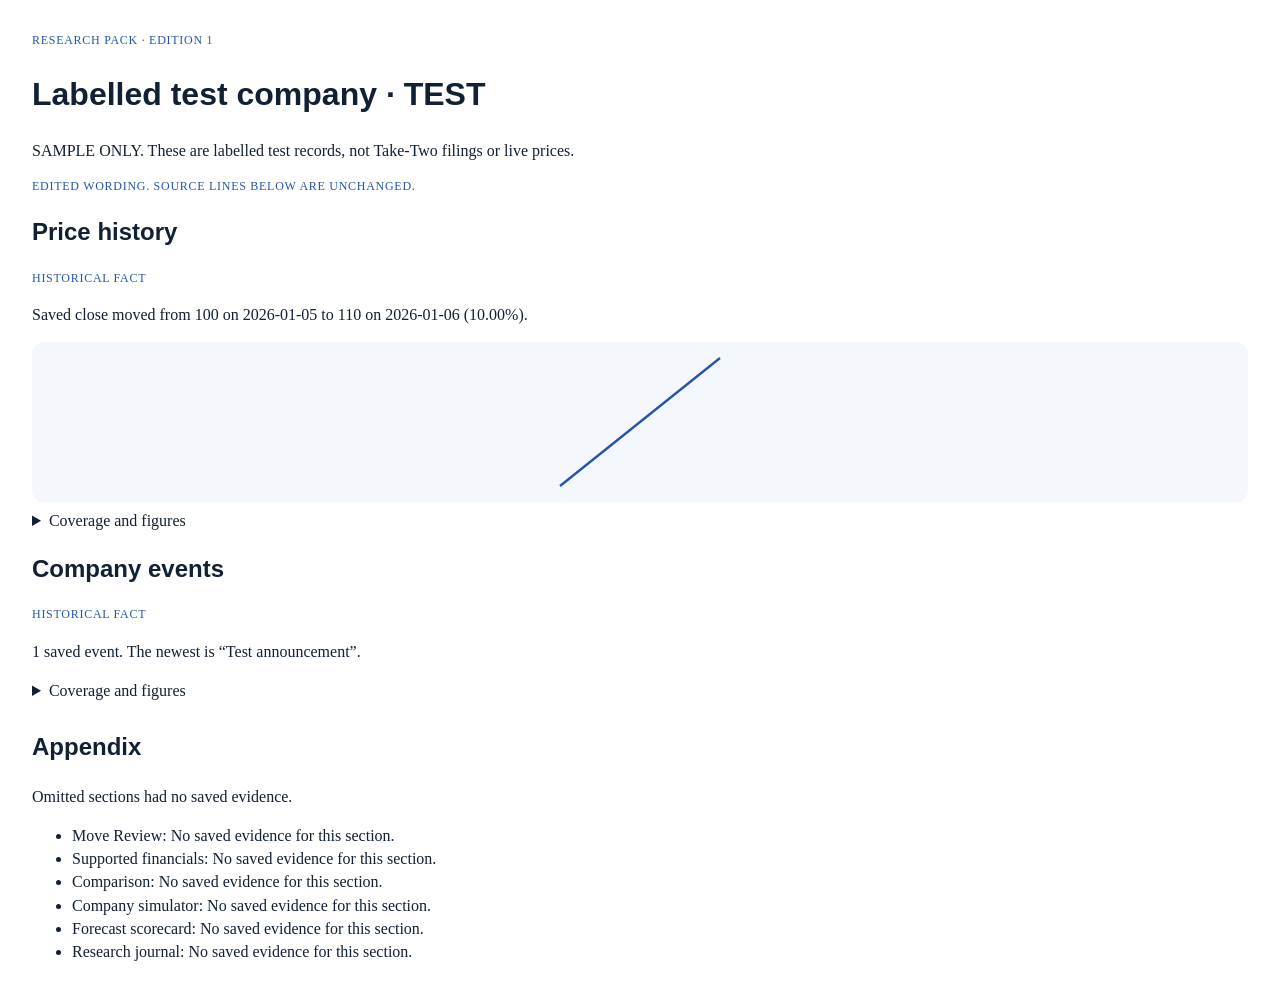
<file: Sample-Research-Pack-Test-Records.html>
<!doctype html><html lang="en"><head><meta charset="utf-8"><title>TEST research pack</title><style>body{font-family:Georgia,serif;color:#122033;margin:32px;line-height:1.45}h1,h2{font-family:-apple-system,sans-serif} .kind{font-size:12px;letter-spacing:.06em;text-transform:uppercase;color:#2756a8}svg{width:100%;height:160px;background:#f4f7fb;border-radius:12px} .appendix{margin-top:28px}@media print{body{margin:16mm} a{color:#122033;text-decoration:none} svg{break-inside:avoid}}</style></head><body><p class="kind">Research pack · edition 1</p><h1>Labelled test company · TEST</h1><p>SAMPLE ONLY. These are labelled test records, not Take-Two filings or live prices.</p><p class="kind">Edited wording. Source lines below are unchanged.</p><h2>Price history</h2><p class="kind">historical fact</p><p>Saved close moved from 100 on 2026-01-05 to 110 on 2026-01-06 (10.00%).</p><svg viewBox="0 0 100 100" role="img" data-prices="100,110"><polyline fill="none" stroke="#2756a8" stroke-width="1.5" points="0.00,90.00 100.00,10.00"/></svg><details><summary>Coverage and figures</summary><p>2 saved closes. No missing close was filled in.</p><ul><li>Start close: 100.0 · historical fact · Test close</li><li>End close: 110.0 · historical fact · Test close</li></ul></details><h2>Company events</h2><p class="kind">historical fact</p><p>1 saved event. The newest is “Test announcement”.</p><details><summary>Coverage and figures</summary><p>Only saved events are listed. A missing announcement is not treated as “none happened”.</p><ul><li>Test announcement: 2026-01-05 · historical fact · Test filing</li></ul></details><section class="appendix"><h2>Appendix</h2><p>Omitted sections had no saved evidence.</p><ul><li>Move Review: No saved evidence for this section.</li><li>Supported financials: No saved evidence for this section.</li><li>Comparison: No saved evidence for this section.</li><li>Company simulator: No saved evidence for this section.</li><li>Forecast scorecard: No saved evidence for this section.</li><li>Research journal: No saved evidence for this section.</li></ul></section></body></html>
</file>
